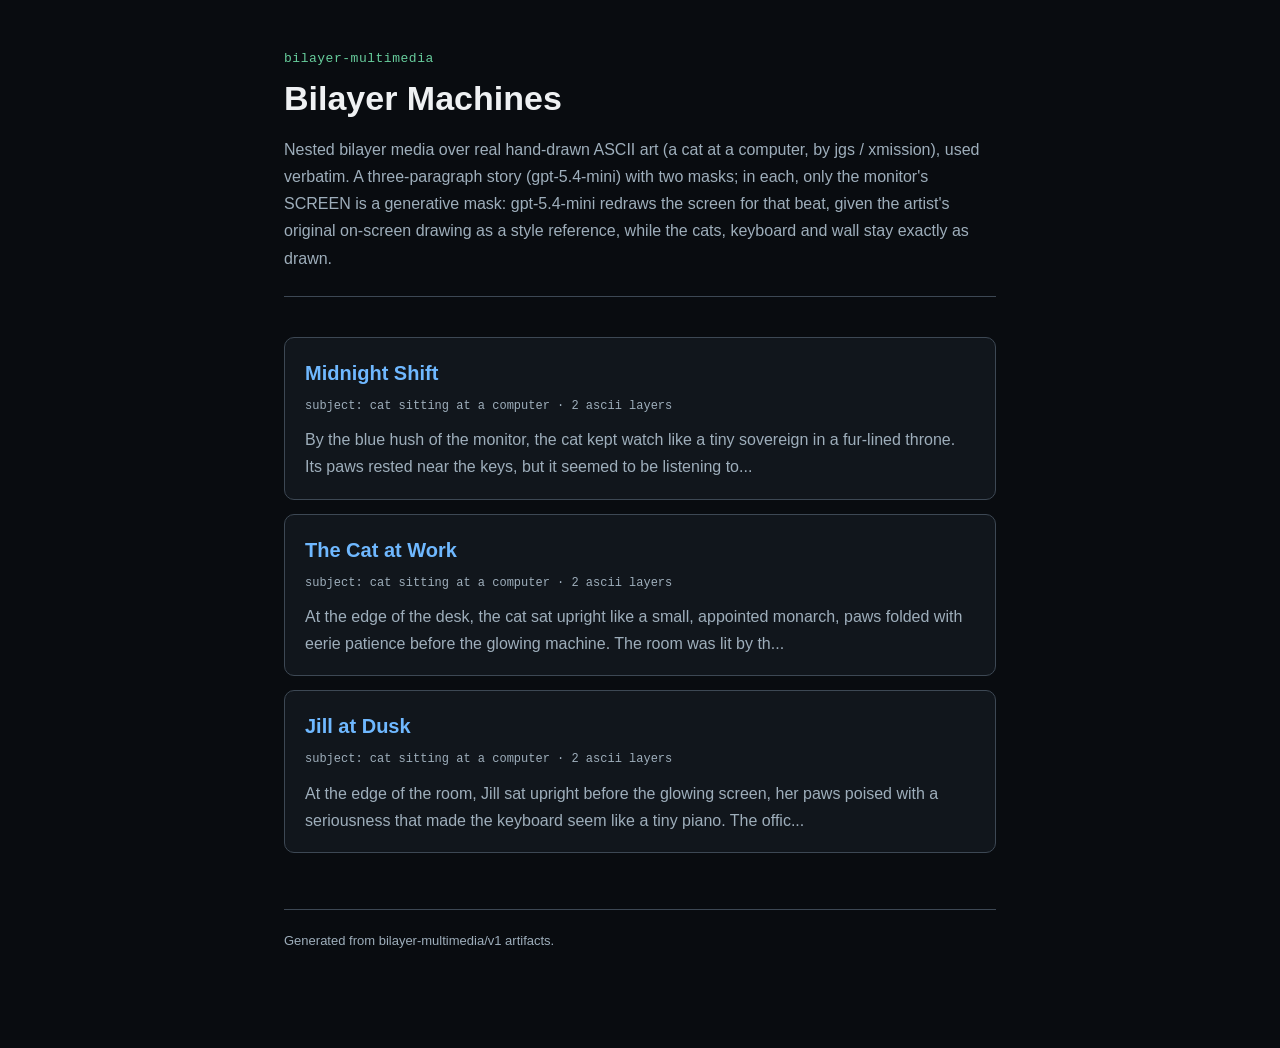
<file: index.html>
<!doctype html>
<html lang="en"><head>
<meta charset="utf-8">
<meta name="viewport" content="width=device-width,initial-scale=1">
<title>Bilayer Stories</title>
<link rel="stylesheet" href="style.css">
</head><body><div class="wrap">
<header class="site"><div class="tag">bilayer-multimedia</div><h1>Bilayer Machines</h1><p class="lede">Nested bilayer media over real hand-drawn ASCII art (a cat at a computer, by jgs / xmission), used verbatim. A three-paragraph story (gpt-5.4-mini) with two masks; in each, only the monitor's SCREEN is a generative mask: gpt-5.4-mini redraws the screen for that beat, given the artist's original on-screen drawing as a style reference, while the cats, keyboard and wall stay exactly as drawn.</p></header><a class="card" href="story-000.html"><h2>Midnight Shift</h2><div class="meta">subject: cat sitting at a computer &middot; 2 ascii layers</div><p style="margin:10px 0 0;color:var(--muted)">By the blue hush of the monitor, the cat kept watch like a tiny sovereign in a fur-lined throne. Its paws rested near the keys, but it seemed to be listening to...</p></a>
<a class="card" href="story-001.html"><h2>The Cat at Work</h2><div class="meta">subject: cat sitting at a computer &middot; 2 ascii layers</div><p style="margin:10px 0 0;color:var(--muted)">At the edge of the desk, the cat sat upright like a small, appointed monarch, paws folded with eerie patience before the glowing machine. The room was lit by th...</p></a>
<a class="card" href="story-002.html"><h2>Jill at Dusk</h2><div class="meta">subject: cat sitting at a computer &middot; 2 ascii layers</div><p style="margin:10px 0 0;color:var(--muted)">At the edge of the room, Jill sat upright before the glowing screen, her paws poised with a seriousness that made the keyboard seem like a tiny piano. The offic...</p></a><footer>Generated from bilayer-multimedia/v1 artifacts.</footer>
</div></body></html>
</file>
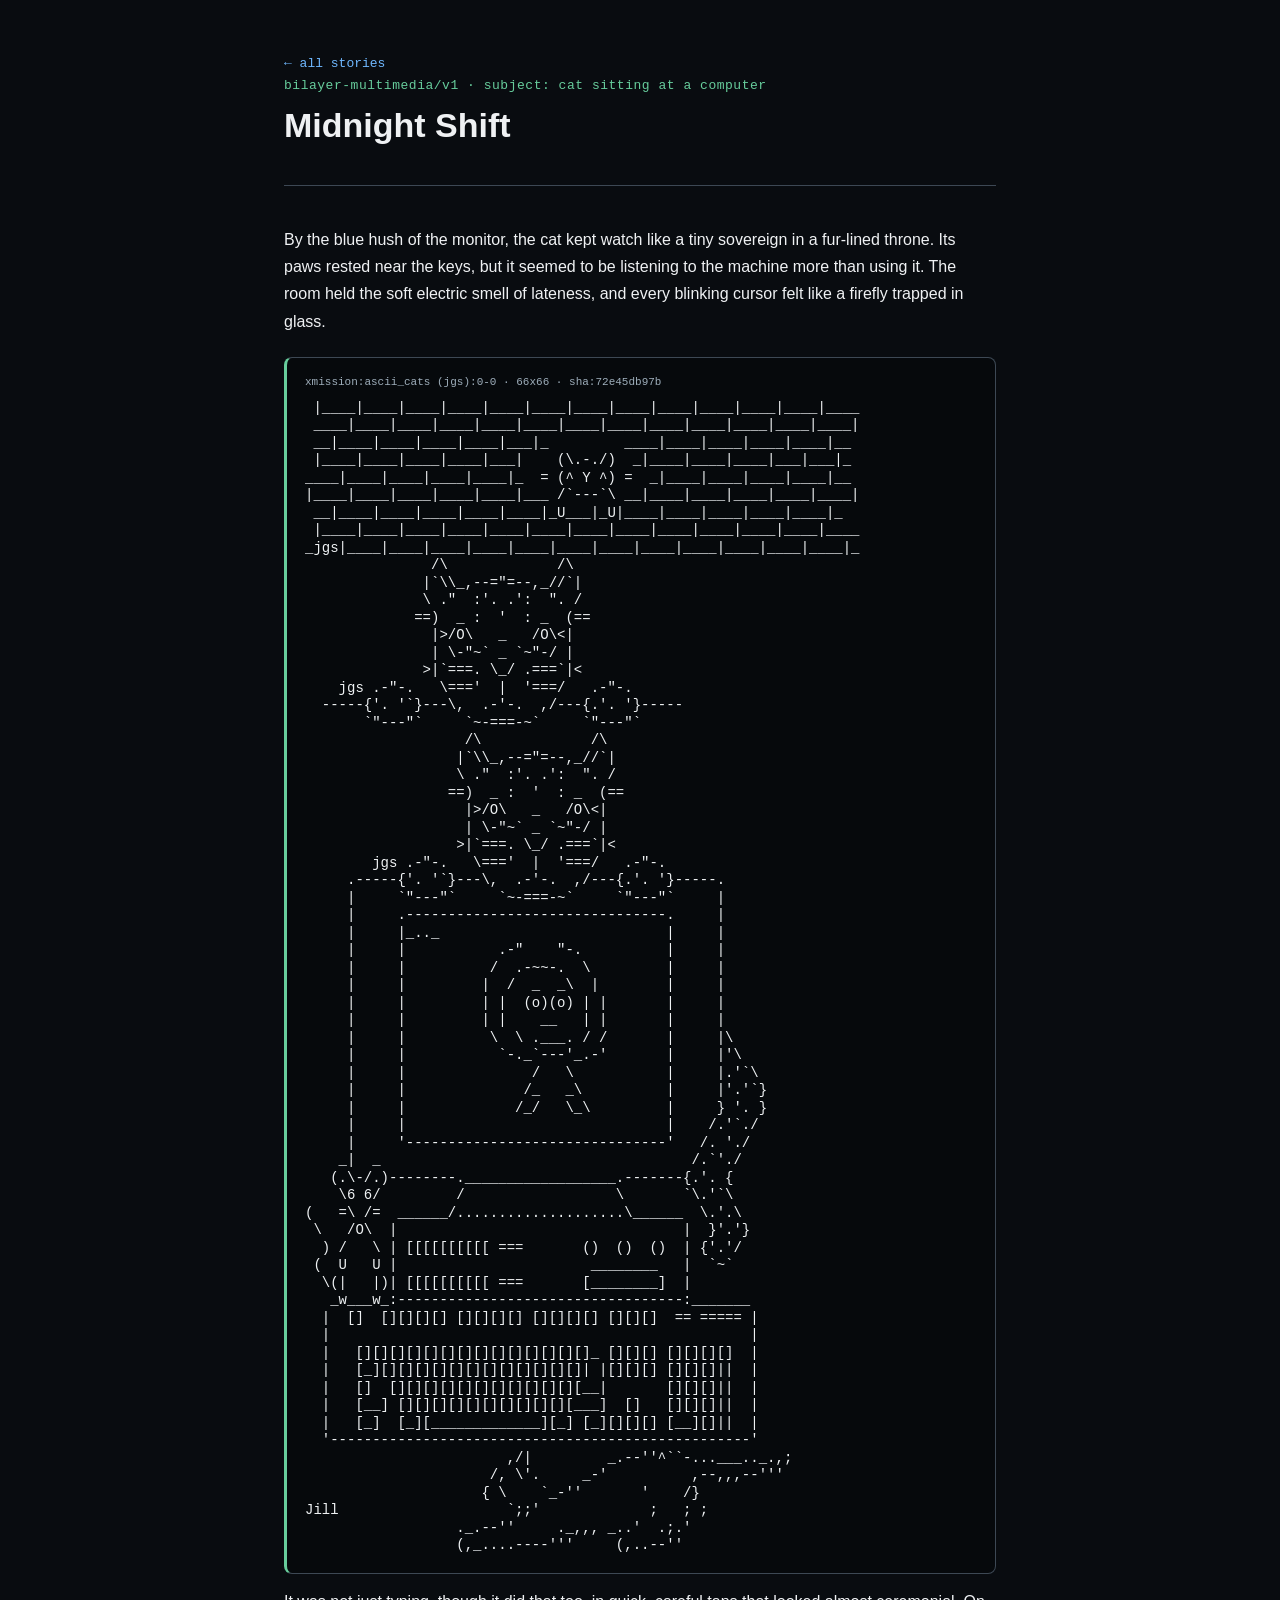
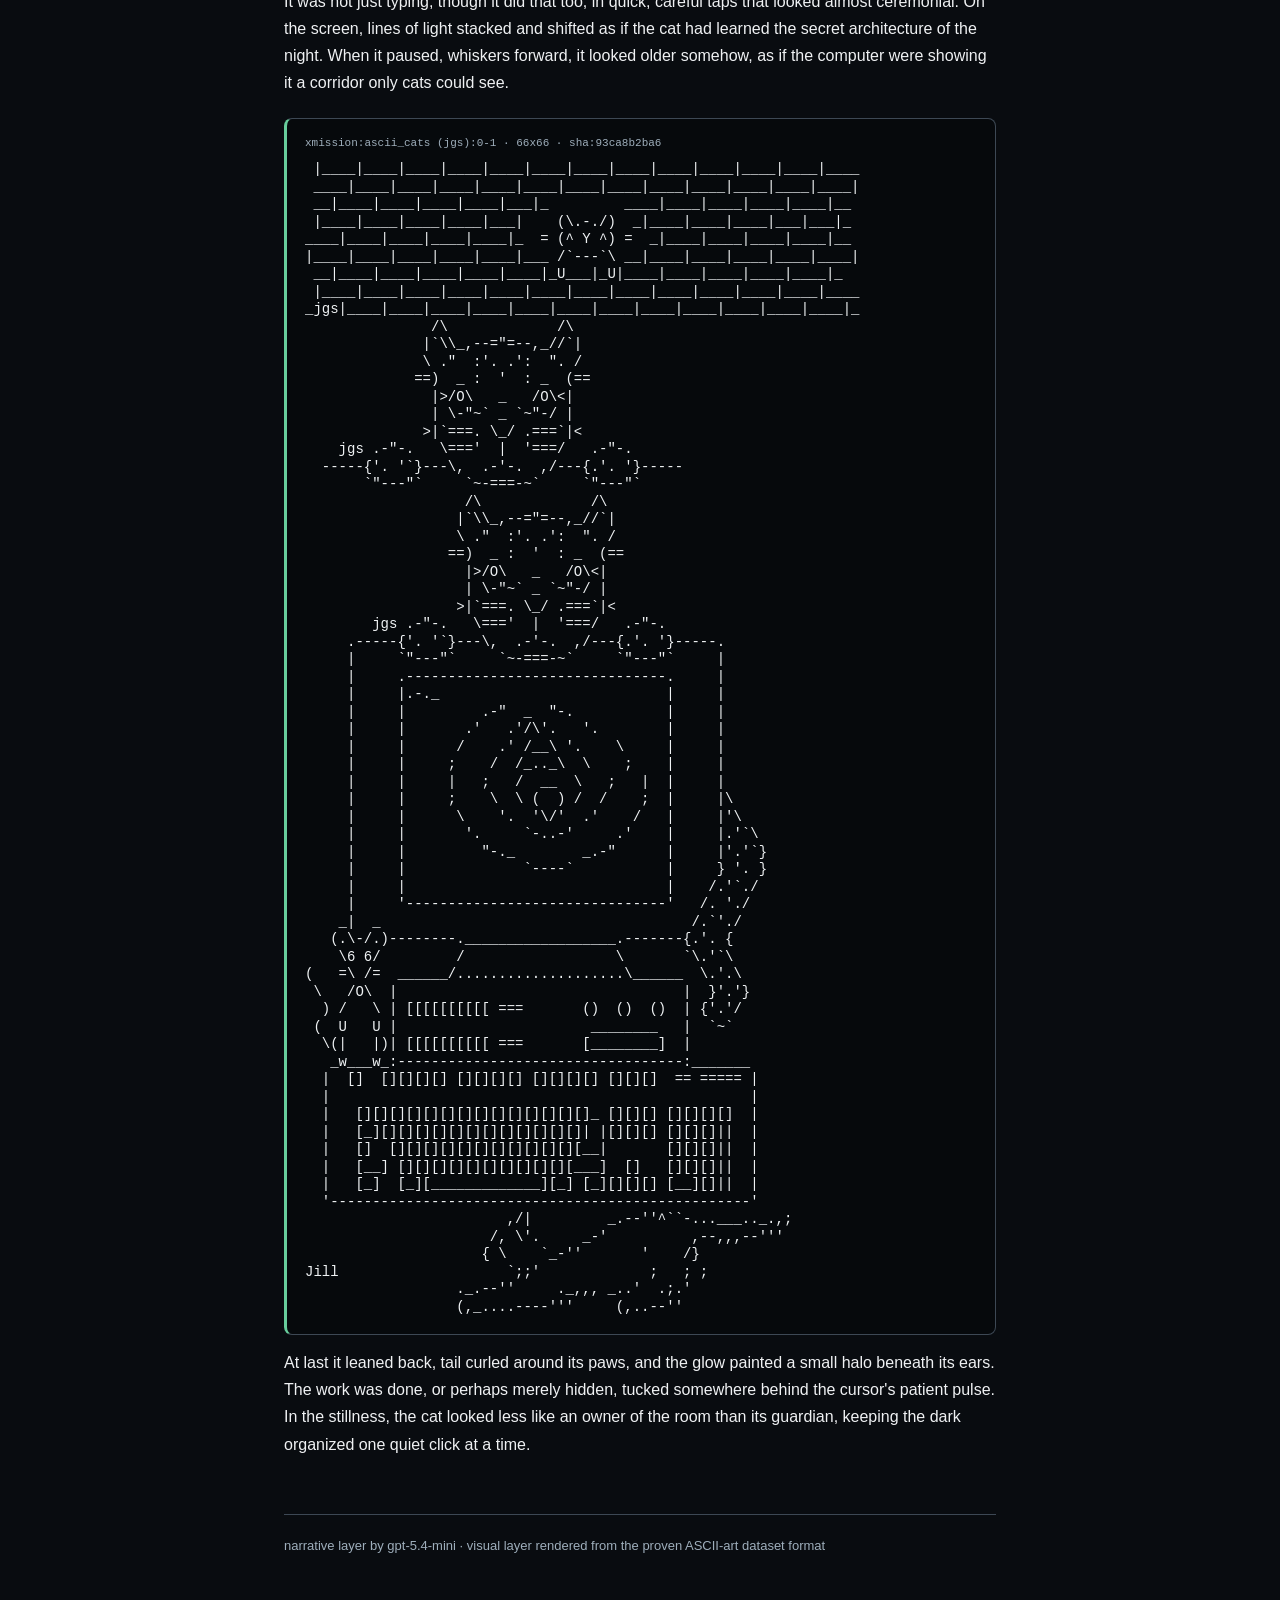
<file: story-000.html>
<!doctype html>
<html lang="en"><head>
<meta charset="utf-8">
<meta name="viewport" content="width=device-width,initial-scale=1">
<title>Midnight Shift</title>
<link rel="stylesheet" href="style.css">
</head><body><div class="wrap">
<a class="back" href="index.html">&larr; all stories</a>
<header class="site"><div class="tag">bilayer-multimedia/v1 &middot; subject: cat sitting at a computer</div><h1>Midnight Shift</h1></header>
<article>
<p>By the blue hush of the monitor, the cat kept watch like a tiny sovereign in a fur-lined throne. Its paws rested near the keys, but it seemed to be listening to the machine more than using it. The room held the soft electric smell of lateness, and every blinking cursor felt like a firefly trapped in glass.</p>
<pre class="ascii"><span class="cap">xmission:ascii_cats (jgs):0-0 &middot; 66x66 &middot; sha:72e45db97b</span> |____|____|____|____|____|____|____|____|____|____|____|____|____
 ____|____|____|____|____|____|____|____|____|____|____|____|____|
 __|____|____|____|____|___|_         ____|____|____|____|____|__
 |____|____|____|____|___|    (\.-./)  _|____|____|____|___|___|_
____|____|____|____|____|_  = (^ Y ^) =  _|____|____|____|____|__
|____|____|____|____|____|___ /`---`\ __|____|____|____|____|____|
 __|____|____|____|____|____|_U___|_U|____|____|____|____|____|_
 |____|____|____|____|____|____|____|____|____|____|____|____|____
_jgs|____|____|____|____|____|____|____|____|____|____|____|____|_
               /\             /\
              |`\\_,--="=--,_//`|
              \ ."  :'. .':  ". /
             ==)  _ :  '  : _  (==
               |&gt;/O\   _   /O\&lt;|
               | \-"~` _ `~"-/ |
              &gt;|`===. \_/ .===`|&lt;
    jgs .-"-.   \==='  |  '===/   .-"-.
  -----{'. '`}---\,  .-'-.  ,/---{.'. '}-----
       `"---"`     `~-===-~`     `"---"`
                   /\             /\
                  |`\\_,--="=--,_//`|
                  \ ."  :'. .':  ". /
                 ==)  _ :  '  : _  (==
                   |&gt;/O\   _   /O\&lt;|
                   | \-"~` _ `~"-/ |
                  &gt;|`===. \_/ .===`|&lt;
        jgs .-"-.   \==='  |  '===/   .-"-.
     .-----{'. '`}---\,  .-'-.  ,/---{.'. '}-----.
     |     `"---"`     `~-===-~`     `"---"`     |
     |     .-------------------------------.     |
     |     |_.._                           |     |
     |     |           .-"    "-.          |     |
     |     |          /  .-~~-.  \         |     |
     |     |         |  /  _  _\  |        |     |
     |     |         | |  (o)(o) | |       |     |
     |     |         | |    __   | |       |     |
     |     |          \  \ .___. / /       |     |\
     |     |           `-._`---'_.-'       |     |'\
     |     |               /   \           |     |.'`\
     |     |              /_   _\          |     |'.'`}
     |     |             /_/   \_\         |     } '. }
     |     |                               |    /.'`./
     |     '-------------------------------'   /. './
    _|  _                                     /.`'./
   (.\-/.)--------.__________________.-------{.'. {
    \6 6/         /                  \       `\.'`\
(   =\ /=  ______/....................\______  \.'.\
 \   /O\  |                                  |  }'.'}
  ) /   \ | [[[[[[[[[[ ===       ()  ()  ()  | {'.'/
 (  U   U |                       ________   |  `~`
  \(|   |)| [[[[[[[[[[ ===       [________]  |
   _w___w_:----------------------------------:_______
  |  []  [][][][] [][][][] [][][][] [][][]  == ===== |
  |                                                  |
  |   [][][][][][][][][][][][][][]_ [][][] [][][][]  |
  |   [_][][][][][][][][][][][][]| |[][][] [][][]||  |
  |   []  [][][][][][][][][][][][__|       [][][]||  |
  |   [__] [][][][][][][][][][][___]  []   [][][]||  |
  |   [_]  [_][_____________][_] [_][][][] [__][]||  |
  '--------------------------------------------------'
                        ,/|         _.--''^``-...___.._.,;
                      /, \'.     _-'          ,--,,,--'''
                     { \    `_-''       '    /}
Jill                    `;;'             ;   ; ;
                  ._.--''     ._,,, _..'  .;.'
                  (,_....----'''     (,..--''</pre>
<p>It was not just typing, though it did that too, in quick, careful taps that looked almost ceremonial. On the screen, lines of light stacked and shifted as if the cat had learned the secret architecture of the night. When it paused, whiskers forward, it looked older somehow, as if the computer were showing it a corridor only cats could see.</p>
<pre class="ascii"><span class="cap">xmission:ascii_cats (jgs):0-1 &middot; 66x66 &middot; sha:93ca8b2ba6</span> |____|____|____|____|____|____|____|____|____|____|____|____|____
 ____|____|____|____|____|____|____|____|____|____|____|____|____|
 __|____|____|____|____|___|_         ____|____|____|____|____|__
 |____|____|____|____|___|    (\.-./)  _|____|____|____|___|___|_
____|____|____|____|____|_  = (^ Y ^) =  _|____|____|____|____|__
|____|____|____|____|____|___ /`---`\ __|____|____|____|____|____|
 __|____|____|____|____|____|_U___|_U|____|____|____|____|____|_
 |____|____|____|____|____|____|____|____|____|____|____|____|____
_jgs|____|____|____|____|____|____|____|____|____|____|____|____|_
               /\             /\
              |`\\_,--="=--,_//`|
              \ ."  :'. .':  ". /
             ==)  _ :  '  : _  (==
               |&gt;/O\   _   /O\&lt;|
               | \-"~` _ `~"-/ |
              &gt;|`===. \_/ .===`|&lt;
    jgs .-"-.   \==='  |  '===/   .-"-.
  -----{'. '`}---\,  .-'-.  ,/---{.'. '}-----
       `"---"`     `~-===-~`     `"---"`
                   /\             /\
                  |`\\_,--="=--,_//`|
                  \ ."  :'. .':  ". /
                 ==)  _ :  '  : _  (==
                   |&gt;/O\   _   /O\&lt;|
                   | \-"~` _ `~"-/ |
                  &gt;|`===. \_/ .===`|&lt;
        jgs .-"-.   \==='  |  '===/   .-"-.
     .-----{'. '`}---\,  .-'-.  ,/---{.'. '}-----.
     |     `"---"`     `~-===-~`     `"---"`     |
     |     .-------------------------------.     |
     |     |.-._                           |     |
     |     |         .-"  _  "-.           |     |
     |     |       .'   .'/\'.   '.        |     |
     |     |      /    .' /__\ '.    \     |     |
     |     |     ;    /  /_.._\  \    ;    |     |
     |     |     |   ;   /  __  \   ;   |  |     |
     |     |     ;    \  \ (  ) /  /    ;  |     |\
     |     |      \    '.  '\/'  .'    /   |     |'\
     |     |       '.     `-..-'     .'    |     |.'`\
     |     |         "-._        _.-"      |     |'.'`}
     |     |              `----`           |     } '. }
     |     |                               |    /.'`./
     |     '-------------------------------'   /. './
    _|  _                                     /.`'./
   (.\-/.)--------.__________________.-------{.'. {
    \6 6/         /                  \       `\.'`\
(   =\ /=  ______/....................\______  \.'.\
 \   /O\  |                                  |  }'.'}
  ) /   \ | [[[[[[[[[[ ===       ()  ()  ()  | {'.'/
 (  U   U |                       ________   |  `~`
  \(|   |)| [[[[[[[[[[ ===       [________]  |
   _w___w_:----------------------------------:_______
  |  []  [][][][] [][][][] [][][][] [][][]  == ===== |
  |                                                  |
  |   [][][][][][][][][][][][][][]_ [][][] [][][][]  |
  |   [_][][][][][][][][][][][][]| |[][][] [][][]||  |
  |   []  [][][][][][][][][][][][__|       [][][]||  |
  |   [__] [][][][][][][][][][][___]  []   [][][]||  |
  |   [_]  [_][_____________][_] [_][][][] [__][]||  |
  '--------------------------------------------------'
                        ,/|         _.--''^``-...___.._.,;
                      /, \'.     _-'          ,--,,,--'''
                     { \    `_-''       '    /}
Jill                    `;;'             ;   ; ;
                  ._.--''     ._,,, _..'  .;.'
                  (,_....----'''     (,..--''</pre>
<p>At last it leaned back, tail curled around its paws, and the glow painted a small halo beneath its ears. The work was done, or perhaps merely hidden, tucked somewhere behind the cursor's patient pulse. In the stillness, the cat looked less like an owner of the room than its guardian, keeping the dark organized one quiet click at a time.</p>
</article>
<footer>narrative layer by gpt-5.4-mini &middot; visual layer rendered from the proven ASCII-art dataset format</footer>
</div></body></html>
</file>
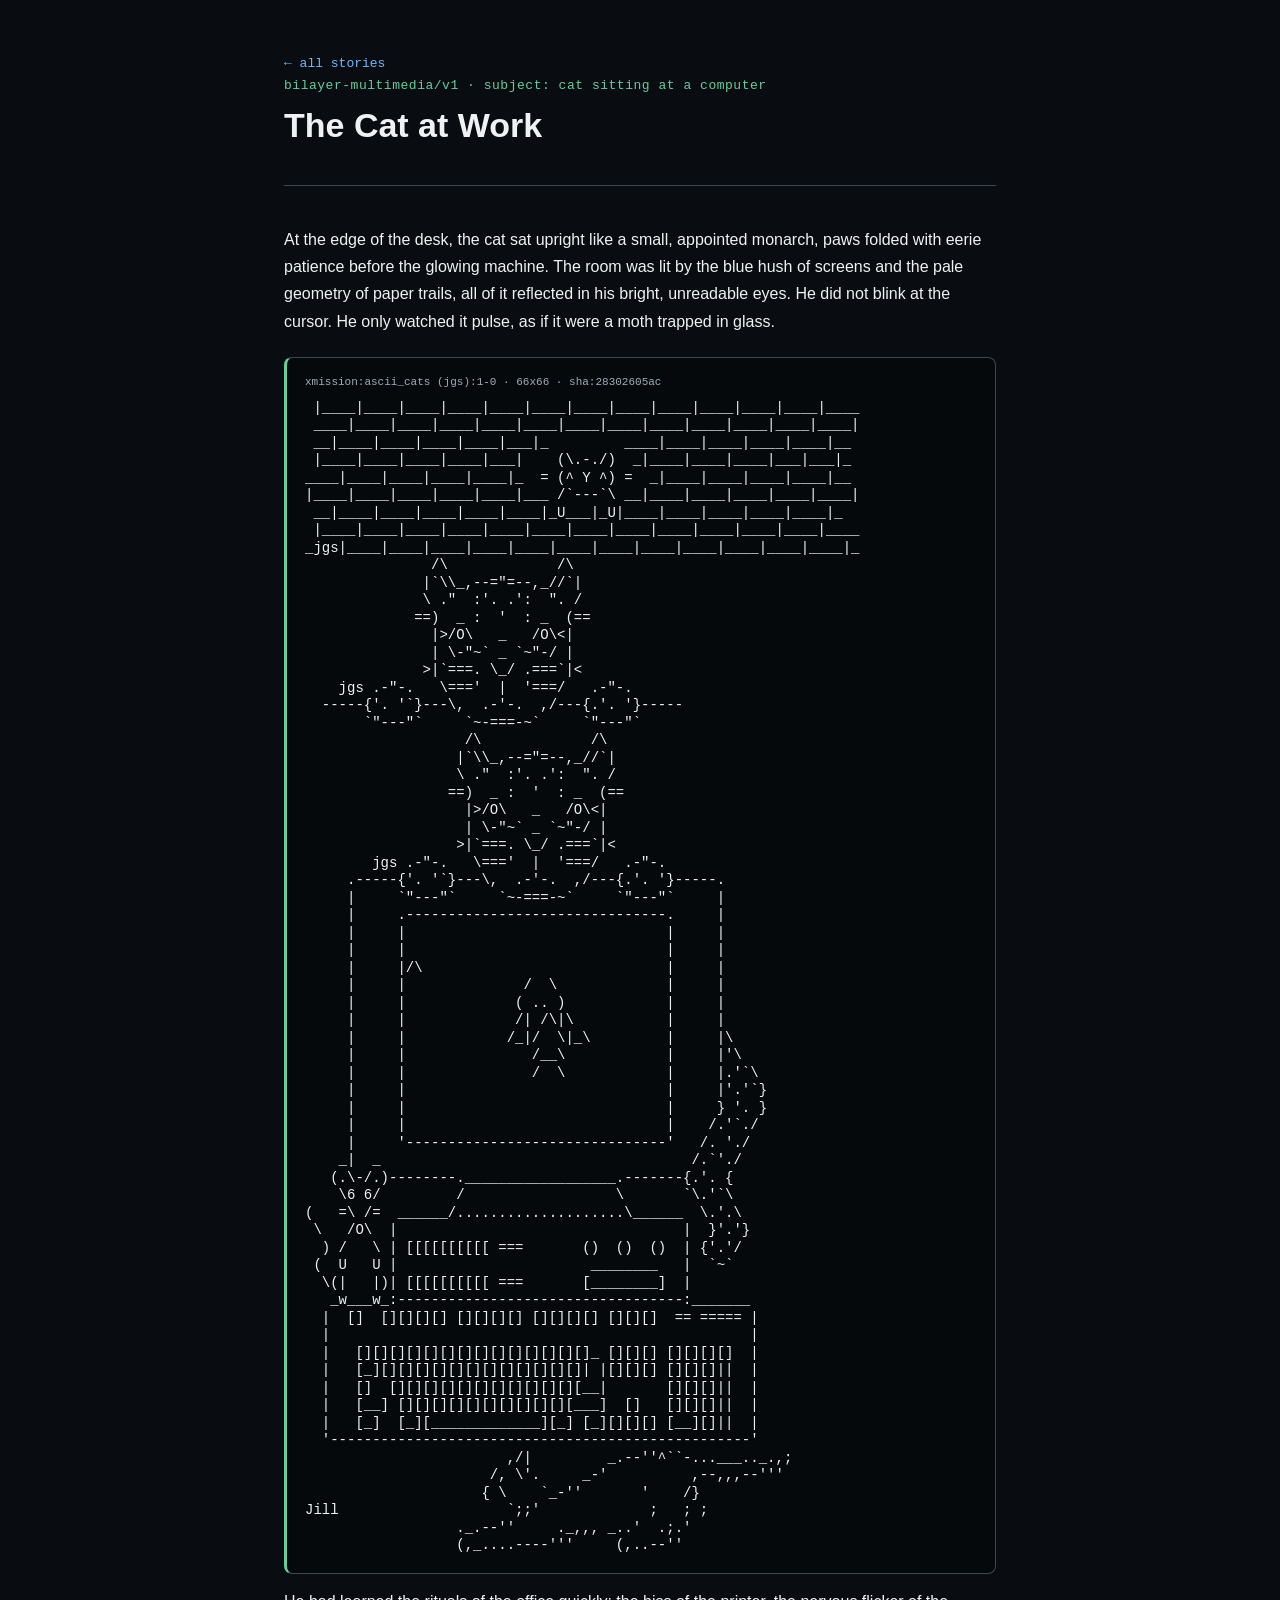
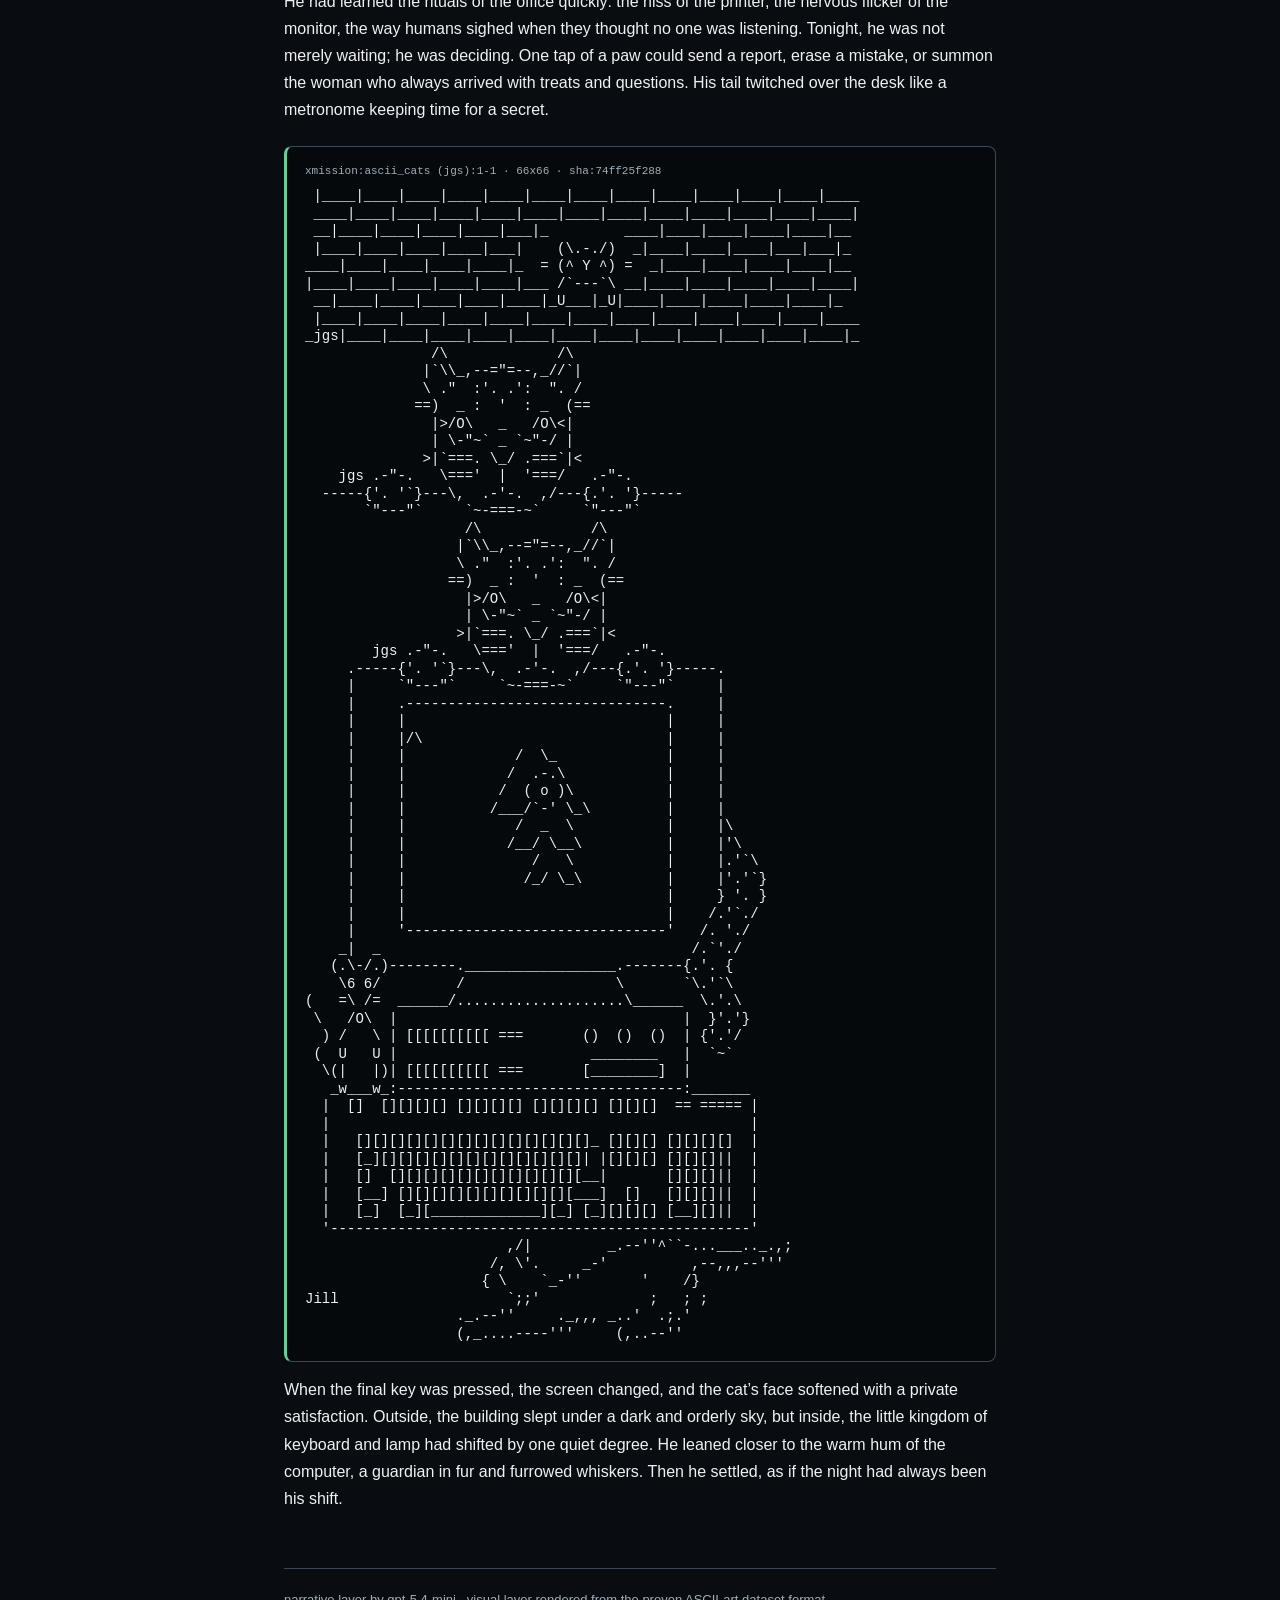
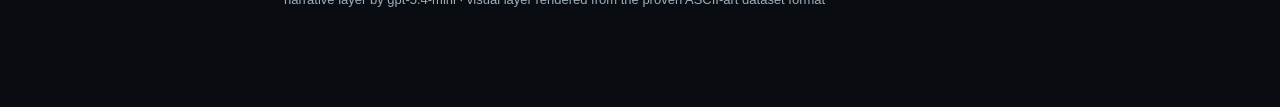
<file: story-001.html>
<!doctype html>
<html lang="en"><head>
<meta charset="utf-8">
<meta name="viewport" content="width=device-width,initial-scale=1">
<title>The Cat at Work</title>
<link rel="stylesheet" href="style.css">
</head><body><div class="wrap">
<a class="back" href="index.html">&larr; all stories</a>
<header class="site"><div class="tag">bilayer-multimedia/v1 &middot; subject: cat sitting at a computer</div><h1>The Cat at Work</h1></header>
<article>
<p>At the edge of the desk, the cat sat upright like a small, appointed monarch, paws folded with eerie patience before the glowing machine. The room was lit by the blue hush of screens and the pale geometry of paper trails, all of it reflected in his bright, unreadable eyes. He did not blink at the cursor. He only watched it pulse, as if it were a moth trapped in glass.</p>
<pre class="ascii"><span class="cap">xmission:ascii_cats (jgs):1-0 &middot; 66x66 &middot; sha:28302605ac</span> |____|____|____|____|____|____|____|____|____|____|____|____|____
 ____|____|____|____|____|____|____|____|____|____|____|____|____|
 __|____|____|____|____|___|_         ____|____|____|____|____|__
 |____|____|____|____|___|    (\.-./)  _|____|____|____|___|___|_
____|____|____|____|____|_  = (^ Y ^) =  _|____|____|____|____|__
|____|____|____|____|____|___ /`---`\ __|____|____|____|____|____|
 __|____|____|____|____|____|_U___|_U|____|____|____|____|____|_
 |____|____|____|____|____|____|____|____|____|____|____|____|____
_jgs|____|____|____|____|____|____|____|____|____|____|____|____|_
               /\             /\
              |`\\_,--="=--,_//`|
              \ ."  :'. .':  ". /
             ==)  _ :  '  : _  (==
               |&gt;/O\   _   /O\&lt;|
               | \-"~` _ `~"-/ |
              &gt;|`===. \_/ .===`|&lt;
    jgs .-"-.   \==='  |  '===/   .-"-.
  -----{'. '`}---\,  .-'-.  ,/---{.'. '}-----
       `"---"`     `~-===-~`     `"---"`
                   /\             /\
                  |`\\_,--="=--,_//`|
                  \ ."  :'. .':  ". /
                 ==)  _ :  '  : _  (==
                   |&gt;/O\   _   /O\&lt;|
                   | \-"~` _ `~"-/ |
                  &gt;|`===. \_/ .===`|&lt;
        jgs .-"-.   \==='  |  '===/   .-"-.
     .-----{'. '`}---\,  .-'-.  ,/---{.'. '}-----.
     |     `"---"`     `~-===-~`     `"---"`     |
     |     .-------------------------------.     |
     |     |                               |     |
     |     |                               |     |
     |     |/\                             |     |
     |     |              /  \             |     |
     |     |             ( .. )            |     |
     |     |             /| /\|\           |     |
     |     |            /_|/  \|_\         |     |\
     |     |               /__\            |     |'\
     |     |               /  \            |     |.'`\
     |     |                               |     |'.'`}
     |     |                               |     } '. }
     |     |                               |    /.'`./
     |     '-------------------------------'   /. './
    _|  _                                     /.`'./
   (.\-/.)--------.__________________.-------{.'. {
    \6 6/         /                  \       `\.'`\
(   =\ /=  ______/....................\______  \.'.\
 \   /O\  |                                  |  }'.'}
  ) /   \ | [[[[[[[[[[ ===       ()  ()  ()  | {'.'/
 (  U   U |                       ________   |  `~`
  \(|   |)| [[[[[[[[[[ ===       [________]  |
   _w___w_:----------------------------------:_______
  |  []  [][][][] [][][][] [][][][] [][][]  == ===== |
  |                                                  |
  |   [][][][][][][][][][][][][][]_ [][][] [][][][]  |
  |   [_][][][][][][][][][][][][]| |[][][] [][][]||  |
  |   []  [][][][][][][][][][][][__|       [][][]||  |
  |   [__] [][][][][][][][][][][___]  []   [][][]||  |
  |   [_]  [_][_____________][_] [_][][][] [__][]||  |
  '--------------------------------------------------'
                        ,/|         _.--''^``-...___.._.,;
                      /, \'.     _-'          ,--,,,--'''
                     { \    `_-''       '    /}
Jill                    `;;'             ;   ; ;
                  ._.--''     ._,,, _..'  .;.'
                  (,_....----'''     (,..--''</pre>
<p>He had learned the rituals of the office quickly: the hiss of the printer, the nervous flicker of the monitor, the way humans sighed when they thought no one was listening. Tonight, he was not merely waiting; he was deciding. One tap of a paw could send a report, erase a mistake, or summon the woman who always arrived with treats and questions. His tail twitched over the desk like a metronome keeping time for a secret.</p>
<pre class="ascii"><span class="cap">xmission:ascii_cats (jgs):1-1 &middot; 66x66 &middot; sha:74ff25f288</span> |____|____|____|____|____|____|____|____|____|____|____|____|____
 ____|____|____|____|____|____|____|____|____|____|____|____|____|
 __|____|____|____|____|___|_         ____|____|____|____|____|__
 |____|____|____|____|___|    (\.-./)  _|____|____|____|___|___|_
____|____|____|____|____|_  = (^ Y ^) =  _|____|____|____|____|__
|____|____|____|____|____|___ /`---`\ __|____|____|____|____|____|
 __|____|____|____|____|____|_U___|_U|____|____|____|____|____|_
 |____|____|____|____|____|____|____|____|____|____|____|____|____
_jgs|____|____|____|____|____|____|____|____|____|____|____|____|_
               /\             /\
              |`\\_,--="=--,_//`|
              \ ."  :'. .':  ". /
             ==)  _ :  '  : _  (==
               |&gt;/O\   _   /O\&lt;|
               | \-"~` _ `~"-/ |
              &gt;|`===. \_/ .===`|&lt;
    jgs .-"-.   \==='  |  '===/   .-"-.
  -----{'. '`}---\,  .-'-.  ,/---{.'. '}-----
       `"---"`     `~-===-~`     `"---"`
                   /\             /\
                  |`\\_,--="=--,_//`|
                  \ ."  :'. .':  ". /
                 ==)  _ :  '  : _  (==
                   |&gt;/O\   _   /O\&lt;|
                   | \-"~` _ `~"-/ |
                  &gt;|`===. \_/ .===`|&lt;
        jgs .-"-.   \==='  |  '===/   .-"-.
     .-----{'. '`}---\,  .-'-.  ,/---{.'. '}-----.
     |     `"---"`     `~-===-~`     `"---"`     |
     |     .-------------------------------.     |
     |     |                               |     |
     |     |/\                             |     |
     |     |             /  \_             |     |
     |     |            /  .-.\            |     |
     |     |           /  ( o )\           |     |
     |     |          /___/`-' \_\         |     |
     |     |             /  _  \           |     |\
     |     |            /__/ \__\          |     |'\
     |     |               /   \           |     |.'`\
     |     |              /_/ \_\          |     |'.'`}
     |     |                               |     } '. }
     |     |                               |    /.'`./
     |     '-------------------------------'   /. './
    _|  _                                     /.`'./
   (.\-/.)--------.__________________.-------{.'. {
    \6 6/         /                  \       `\.'`\
(   =\ /=  ______/....................\______  \.'.\
 \   /O\  |                                  |  }'.'}
  ) /   \ | [[[[[[[[[[ ===       ()  ()  ()  | {'.'/
 (  U   U |                       ________   |  `~`
  \(|   |)| [[[[[[[[[[ ===       [________]  |
   _w___w_:----------------------------------:_______
  |  []  [][][][] [][][][] [][][][] [][][]  == ===== |
  |                                                  |
  |   [][][][][][][][][][][][][][]_ [][][] [][][][]  |
  |   [_][][][][][][][][][][][][]| |[][][] [][][]||  |
  |   []  [][][][][][][][][][][][__|       [][][]||  |
  |   [__] [][][][][][][][][][][___]  []   [][][]||  |
  |   [_]  [_][_____________][_] [_][][][] [__][]||  |
  '--------------------------------------------------'
                        ,/|         _.--''^``-...___.._.,;
                      /, \'.     _-'          ,--,,,--'''
                     { \    `_-''       '    /}
Jill                    `;;'             ;   ; ;
                  ._.--''     ._,,, _..'  .;.'
                  (,_....----'''     (,..--''</pre>
<p>When the final key was pressed, the screen changed, and the cat’s face softened with a private satisfaction. Outside, the building slept under a dark and orderly sky, but inside, the little kingdom of keyboard and lamp had shifted by one quiet degree. He leaned closer to the warm hum of the computer, a guardian in fur and furrowed whiskers. Then he settled, as if the night had always been his shift.</p>
</article>
<footer>narrative layer by gpt-5.4-mini &middot; visual layer rendered from the proven ASCII-art dataset format</footer>
</div></body></html>
</file>
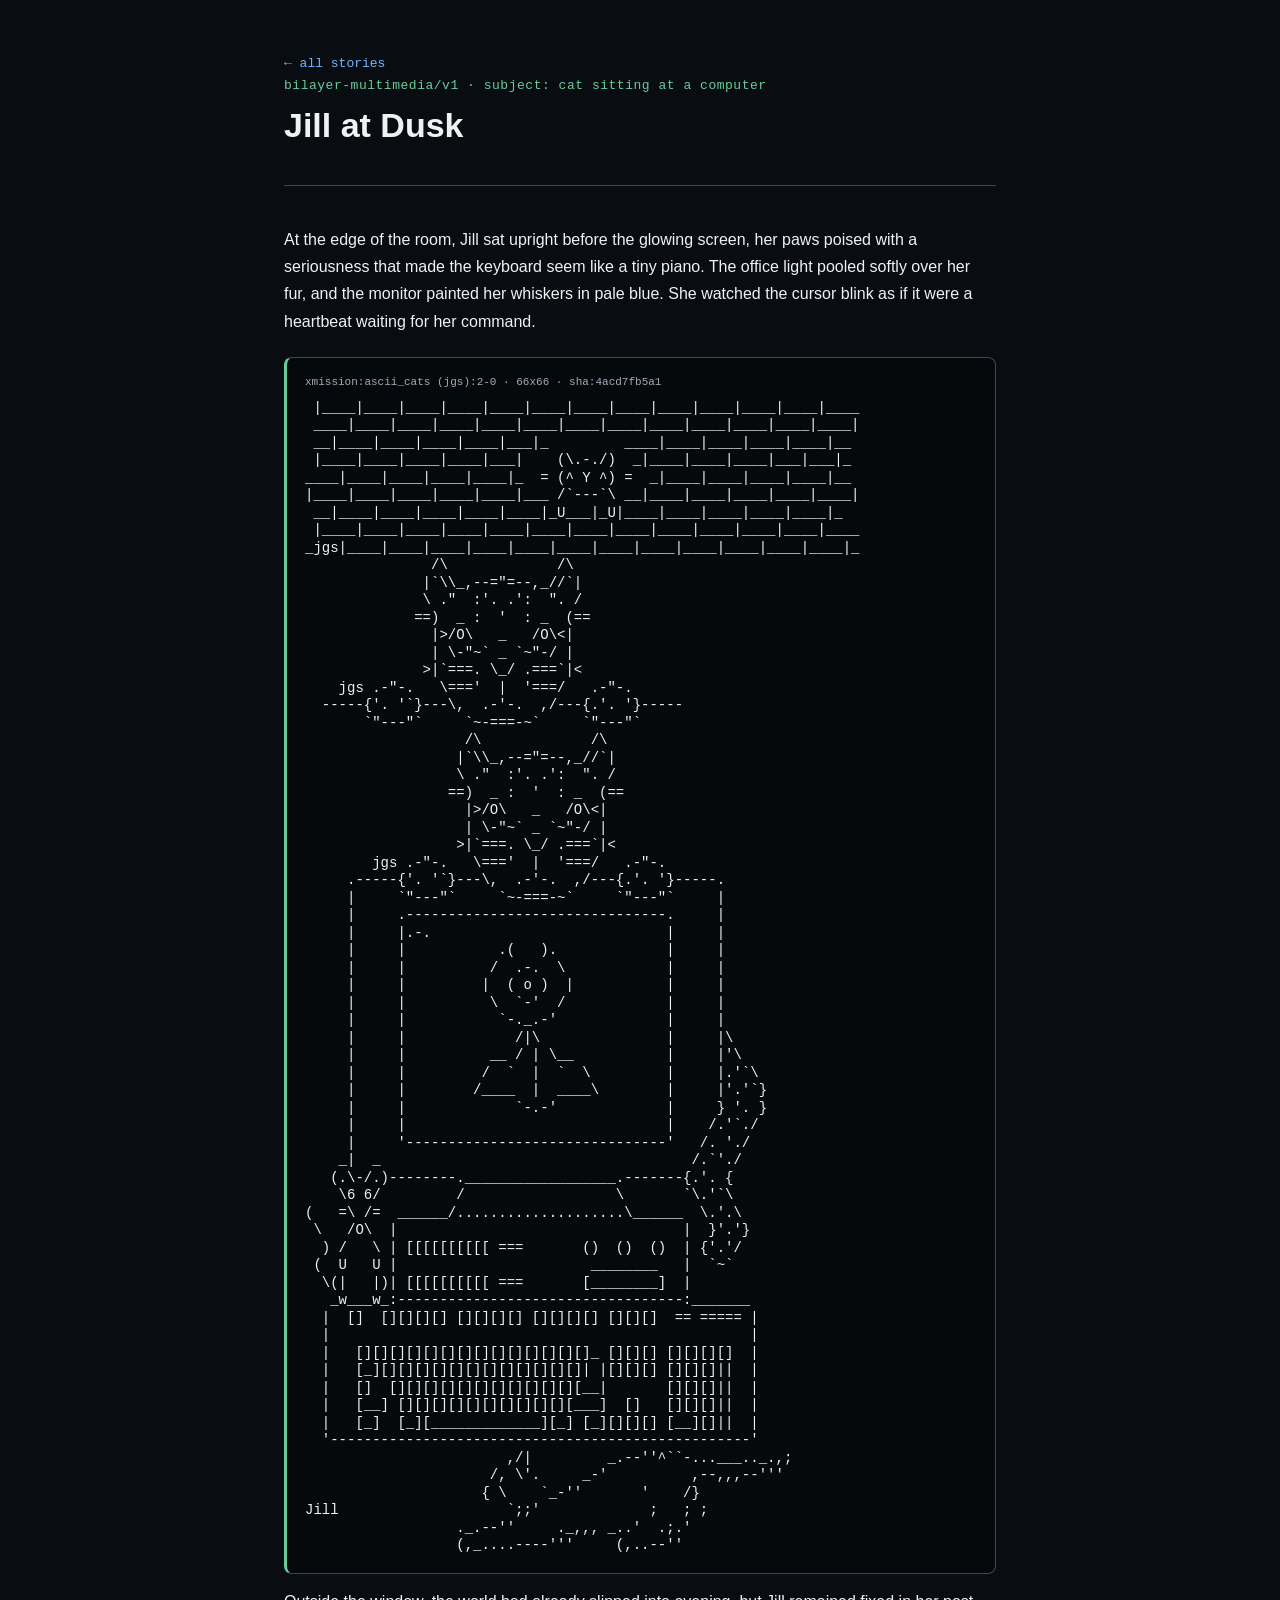
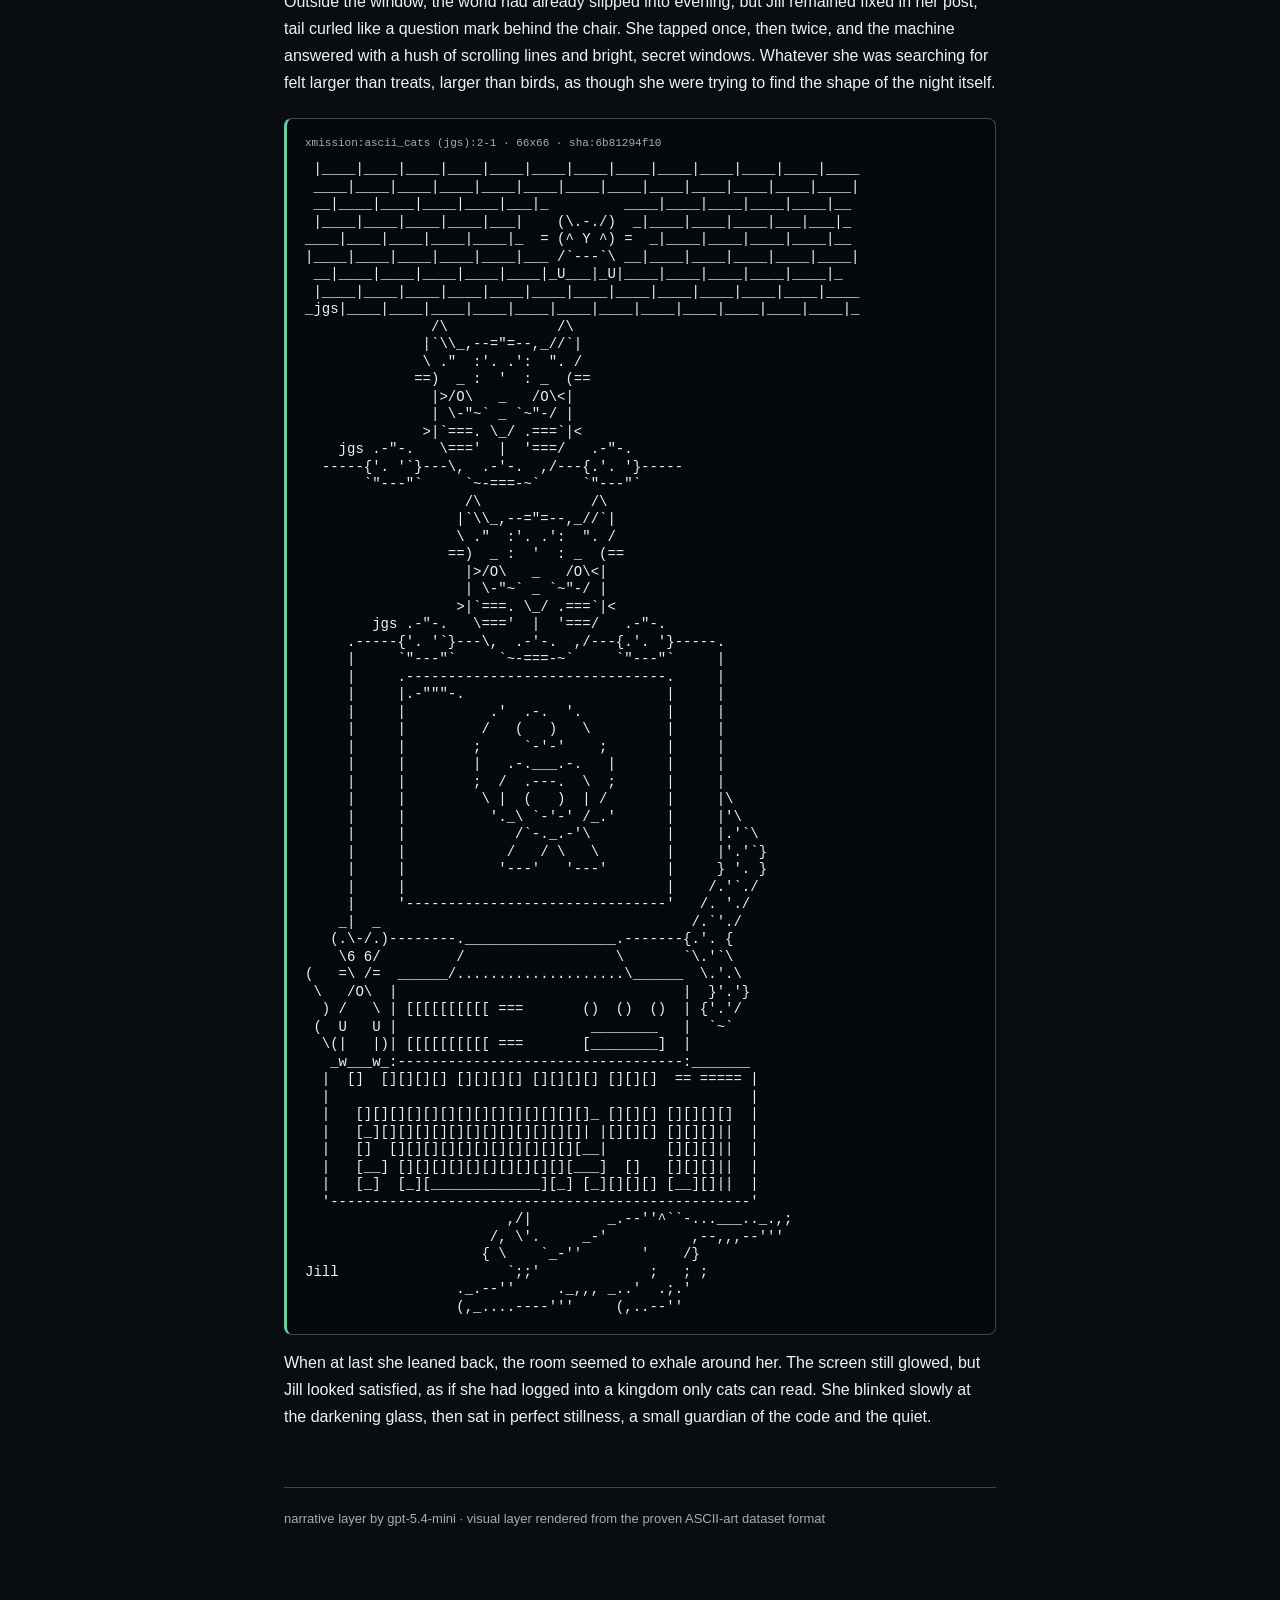
<file: story-002.html>
<!doctype html>
<html lang="en"><head>
<meta charset="utf-8">
<meta name="viewport" content="width=device-width,initial-scale=1">
<title>Jill at Dusk</title>
<link rel="stylesheet" href="style.css">
</head><body><div class="wrap">
<a class="back" href="index.html">&larr; all stories</a>
<header class="site"><div class="tag">bilayer-multimedia/v1 &middot; subject: cat sitting at a computer</div><h1>Jill at Dusk</h1></header>
<article>
<p>At the edge of the room, Jill sat upright before the glowing screen, her paws poised with a seriousness that made the keyboard seem like a tiny piano. The office light pooled softly over her fur, and the monitor painted her whiskers in pale blue. She watched the cursor blink as if it were a heartbeat waiting for her command.</p>
<pre class="ascii"><span class="cap">xmission:ascii_cats (jgs):2-0 &middot; 66x66 &middot; sha:4acd7fb5a1</span> |____|____|____|____|____|____|____|____|____|____|____|____|____
 ____|____|____|____|____|____|____|____|____|____|____|____|____|
 __|____|____|____|____|___|_         ____|____|____|____|____|__
 |____|____|____|____|___|    (\.-./)  _|____|____|____|___|___|_
____|____|____|____|____|_  = (^ Y ^) =  _|____|____|____|____|__
|____|____|____|____|____|___ /`---`\ __|____|____|____|____|____|
 __|____|____|____|____|____|_U___|_U|____|____|____|____|____|_
 |____|____|____|____|____|____|____|____|____|____|____|____|____
_jgs|____|____|____|____|____|____|____|____|____|____|____|____|_
               /\             /\
              |`\\_,--="=--,_//`|
              \ ."  :'. .':  ". /
             ==)  _ :  '  : _  (==
               |&gt;/O\   _   /O\&lt;|
               | \-"~` _ `~"-/ |
              &gt;|`===. \_/ .===`|&lt;
    jgs .-"-.   \==='  |  '===/   .-"-.
  -----{'. '`}---\,  .-'-.  ,/---{.'. '}-----
       `"---"`     `~-===-~`     `"---"`
                   /\             /\
                  |`\\_,--="=--,_//`|
                  \ ."  :'. .':  ". /
                 ==)  _ :  '  : _  (==
                   |&gt;/O\   _   /O\&lt;|
                   | \-"~` _ `~"-/ |
                  &gt;|`===. \_/ .===`|&lt;
        jgs .-"-.   \==='  |  '===/   .-"-.
     .-----{'. '`}---\,  .-'-.  ,/---{.'. '}-----.
     |     `"---"`     `~-===-~`     `"---"`     |
     |     .-------------------------------.     |
     |     |.-.                            |     |
     |     |           .(   ).             |     |
     |     |          /  .-.  \            |     |
     |     |         |  ( o )  |           |     |
     |     |          \  `-'  /            |     |
     |     |           `-._.-'             |     |
     |     |             /|\               |     |\
     |     |          __ / | \__           |     |'\
     |     |         /  `  |  `  \         |     |.'`\
     |     |        /____  |  ____\        |     |'.'`}
     |     |             `-.-'             |     } '. }
     |     |                               |    /.'`./
     |     '-------------------------------'   /. './
    _|  _                                     /.`'./
   (.\-/.)--------.__________________.-------{.'. {
    \6 6/         /                  \       `\.'`\
(   =\ /=  ______/....................\______  \.'.\
 \   /O\  |                                  |  }'.'}
  ) /   \ | [[[[[[[[[[ ===       ()  ()  ()  | {'.'/
 (  U   U |                       ________   |  `~`
  \(|   |)| [[[[[[[[[[ ===       [________]  |
   _w___w_:----------------------------------:_______
  |  []  [][][][] [][][][] [][][][] [][][]  == ===== |
  |                                                  |
  |   [][][][][][][][][][][][][][]_ [][][] [][][][]  |
  |   [_][][][][][][][][][][][][]| |[][][] [][][]||  |
  |   []  [][][][][][][][][][][][__|       [][][]||  |
  |   [__] [][][][][][][][][][][___]  []   [][][]||  |
  |   [_]  [_][_____________][_] [_][][][] [__][]||  |
  '--------------------------------------------------'
                        ,/|         _.--''^``-...___.._.,;
                      /, \'.     _-'          ,--,,,--'''
                     { \    `_-''       '    /}
Jill                    `;;'             ;   ; ;
                  ._.--''     ._,,, _..'  .;.'
                  (,_....----'''     (,..--''</pre>
<p>Outside the window, the world had already slipped into evening, but Jill remained fixed in her post, tail curled like a question mark behind the chair. She tapped once, then twice, and the machine answered with a hush of scrolling lines and bright, secret windows. Whatever she was searching for felt larger than treats, larger than birds, as though she were trying to find the shape of the night itself.</p>
<pre class="ascii"><span class="cap">xmission:ascii_cats (jgs):2-1 &middot; 66x66 &middot; sha:6b81294f10</span> |____|____|____|____|____|____|____|____|____|____|____|____|____
 ____|____|____|____|____|____|____|____|____|____|____|____|____|
 __|____|____|____|____|___|_         ____|____|____|____|____|__
 |____|____|____|____|___|    (\.-./)  _|____|____|____|___|___|_
____|____|____|____|____|_  = (^ Y ^) =  _|____|____|____|____|__
|____|____|____|____|____|___ /`---`\ __|____|____|____|____|____|
 __|____|____|____|____|____|_U___|_U|____|____|____|____|____|_
 |____|____|____|____|____|____|____|____|____|____|____|____|____
_jgs|____|____|____|____|____|____|____|____|____|____|____|____|_
               /\             /\
              |`\\_,--="=--,_//`|
              \ ."  :'. .':  ". /
             ==)  _ :  '  : _  (==
               |&gt;/O\   _   /O\&lt;|
               | \-"~` _ `~"-/ |
              &gt;|`===. \_/ .===`|&lt;
    jgs .-"-.   \==='  |  '===/   .-"-.
  -----{'. '`}---\,  .-'-.  ,/---{.'. '}-----
       `"---"`     `~-===-~`     `"---"`
                   /\             /\
                  |`\\_,--="=--,_//`|
                  \ ."  :'. .':  ". /
                 ==)  _ :  '  : _  (==
                   |&gt;/O\   _   /O\&lt;|
                   | \-"~` _ `~"-/ |
                  &gt;|`===. \_/ .===`|&lt;
        jgs .-"-.   \==='  |  '===/   .-"-.
     .-----{'. '`}---\,  .-'-.  ,/---{.'. '}-----.
     |     `"---"`     `~-===-~`     `"---"`     |
     |     .-------------------------------.     |
     |     |.-"""-.                        |     |
     |     |          .'  .-.  '.          |     |
     |     |         /   (   )   \         |     |
     |     |        ;     `-'-'    ;       |     |
     |     |        |   .-.___.-.   |      |     |
     |     |        ;  /  .---.  \  ;      |     |
     |     |         \ |  (   )  | /       |     |\
     |     |          '._\ `-'-' /_.'      |     |'\
     |     |             /`-._.-'\         |     |.'`\
     |     |            /   / \   \        |     |'.'`}
     |     |           '---'   '---'       |     } '. }
     |     |                               |    /.'`./
     |     '-------------------------------'   /. './
    _|  _                                     /.`'./
   (.\-/.)--------.__________________.-------{.'. {
    \6 6/         /                  \       `\.'`\
(   =\ /=  ______/....................\______  \.'.\
 \   /O\  |                                  |  }'.'}
  ) /   \ | [[[[[[[[[[ ===       ()  ()  ()  | {'.'/
 (  U   U |                       ________   |  `~`
  \(|   |)| [[[[[[[[[[ ===       [________]  |
   _w___w_:----------------------------------:_______
  |  []  [][][][] [][][][] [][][][] [][][]  == ===== |
  |                                                  |
  |   [][][][][][][][][][][][][][]_ [][][] [][][][]  |
  |   [_][][][][][][][][][][][][]| |[][][] [][][]||  |
  |   []  [][][][][][][][][][][][__|       [][][]||  |
  |   [__] [][][][][][][][][][][___]  []   [][][]||  |
  |   [_]  [_][_____________][_] [_][][][] [__][]||  |
  '--------------------------------------------------'
                        ,/|         _.--''^``-...___.._.,;
                      /, \'.     _-'          ,--,,,--'''
                     { \    `_-''       '    /}
Jill                    `;;'             ;   ; ;
                  ._.--''     ._,,, _..'  .;.'
                  (,_....----'''     (,..--''</pre>
<p>When at last she leaned back, the room seemed to exhale around her. The screen still glowed, but Jill looked satisfied, as if she had logged into a kingdom only cats can read. She blinked slowly at the darkening glass, then sat in perfect stillness, a small guardian of the code and the quiet.</p>
</article>
<footer>narrative layer by gpt-5.4-mini &middot; visual layer rendered from the proven ASCII-art dataset format</footer>
</div></body></html>
</file>
<file: style.css>
:root{--bg:#090c10;--panel:#11161c;--ink:#eff1f3;--muted:#9eaebb;
--line:#3d4854;--accent:#67cd9c;--accent2:#6fb8ff;}
*{box-sizing:border-box}
body{margin:0;background:var(--bg);color:var(--ink);
font:16px/1.7 -apple-system,Segoe UI,Roboto,Helvetica,Arial,sans-serif;}
a{color:var(--accent2);text-decoration:none}a:hover{text-decoration:underline}
.wrap{max-width:760px;margin:0 auto;padding:48px 24px 96px}
header.site{border-bottom:1px solid var(--line);margin-bottom:40px;padding-bottom:24px}
h1{font-size:34px;margin:0 0 6px}
.tag{color:var(--accent);font-family:ui-monospace,SFMono-Regular,Menlo,monospace;
font-size:13px;letter-spacing:.04em}
.lede{color:var(--muted);margin:8px 0 0}
.card{display:block;background:var(--panel);border:1px solid var(--line);
border-radius:10px;padding:18px 20px;margin:14px 0}
.card:hover{border-color:var(--accent)}
.card h2{margin:0 0 6px;font-size:20px}
.card .meta{color:var(--muted);font-family:ui-monospace,monospace;font-size:12px}
article p{margin:0 0 22px}
pre.ascii{background:#06090c;border:1px solid var(--line);border-left:3px solid var(--accent);
border-radius:8px;padding:18px;overflow-x:auto;color:#eef1f3;
font:14px/1.25 ui-monospace,SFMono-Regular,Menlo,Consolas,monospace;white-space:pre}
pre.ascii .cap{display:block;color:var(--muted);font-size:11px;margin-bottom:10px}
.back{font-family:ui-monospace,monospace;font-size:13px}
footer{margin-top:56px;padding-top:20px;border-top:1px solid var(--line);
color:var(--muted);font-size:13px}
</file>
